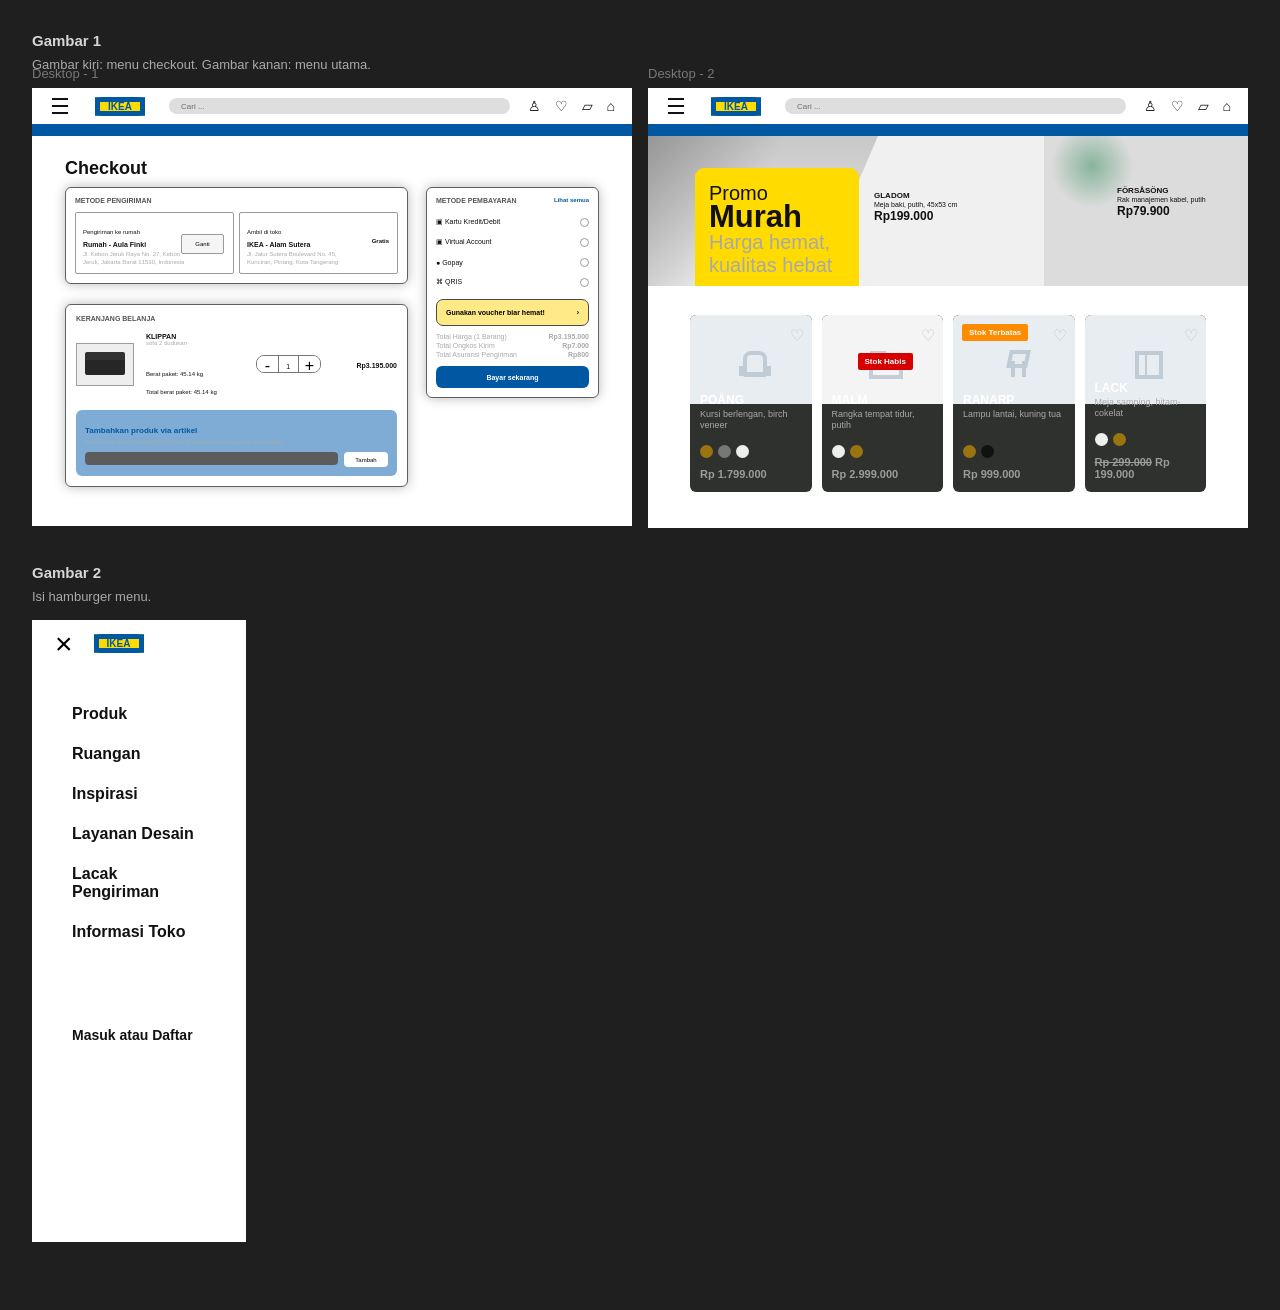
<file: TA05 - Code/outputs/model.html>
<!DOCTYPE html>
<html lang="id">
  <head>
    <meta charset="UTF-8" />
    <meta name="viewport" content="width=device-width, initial-scale=1.0" />
    <title>Model UI IKEA - Menu Utama, Checkout, Hamburger</title>
    <link rel="stylesheet" href="model.css" />
  </head>
  <body>
    <main class="canvas">
      <section class="figure figure-wide" aria-labelledby="figure-1">
        <h1 id="figure-1">Gambar 1</h1>
        <p>Gambar kiri: menu checkout. Gambar kanan: menu utama.</p>
        <div class="desktop-pair">
          <article class="desktop-frame">
            <span class="desktop-label">Desktop - 1</span>
            <div class="browser-shell">
              <header class="ikea-header">
                <button class="hamburger" type="button" aria-label="Menu">
                  <span></span><span></span><span></span>
                </button>
                <div class="logo">IKEA</div>
                <div class="search">Cari ...</div>
                <nav class="icons" aria-label="Ikon menu">
                  <span>♙</span><span>♡</span><span>▱</span><span>⌂</span>
                </nav>
              </header>
              <div class="blue-bar"></div>
              <section class="checkout-screen">
                <h2>Checkout</h2>
                <div class="checkout-layout">
                  <div class="checkout-main">
                    <section class="panel">
                      <h3>Metode pengiriman</h3>
                      <div class="shipping-grid">
                        <div class="option-card">
                          <span>Pengiriman ke rumah</span>
                          <strong>Rumah - Aula Finki</strong>
                          <p>Jl. Kebon Jeruk Raya No. 27, Kebon Jeruk, Jakarta Barat 11530, Indonesia</p>
                          <button>Ganti</button>
                        </div>
                        <div class="option-card">
                          <span>Ambil di toko</span>
                          <strong>IKEA - Alam Sutera</strong>
                          <p>Jl. Jalur Sutera Boulevard No. 45, Kunciran, Pinang, Kota Tangerang</p>
                          <b>Gratis</b>
                        </div>
                      </div>
                    </section>

                    <section class="panel cart-panel">
                      <h3>Keranjang belanja</h3>
                      <div class="cart-row">
                        <div class="product-thumb sofa"></div>
                        <div>
                          <strong>KLIPPAN</strong>
                          <p>sofa 2 dudukan</p>
                          <small>Berat paket: 45.14 kg<br />Total berat paket: 45.14 kg</small>
                        </div>
                        <div class="qty">
                          <button>-</button><span>1</span><button>+</button>
                        </div>
                        <strong class="cart-price">Rp3.195.000</strong>
                      </div>
                      <div class="article-box">
                        <b>Tambahkan produk via artikel</b>
                        <p>Punya nomor artikel dari katalog IKEA? Ketik di sini untuk langsung tambah ke keranjang.</p>
                        <div><span></span><button>Tambah</button></div>
                      </div>
                    </section>
                  </div>

                  <aside class="panel payment-panel">
                    <div class="payment-title">
                      <h3>Metode pembayaran</h3>
                      <a href="#">Lihat semua</a>
                    </div>
                    <label><span>▣ Kartu Kredit/Debit</span><i></i></label>
                    <label><span>▣ Virtual Account</span><i></i></label>
                    <label><span>● Gopay</span><i></i></label>
                    <label><span>⌘ QRIS</span><i></i></label>
                    <button class="voucher">Gunakan voucher biar hemat! <b>›</b></button>
                    <div class="summary">
                      <p><span>Total Harga (1 Barang)</span><b>Rp3.195.000</b></p>
                      <p><span>Total Ongkos Kirim</span><b>Rp7.000</b></p>
                      <p><span>Total Asuransi Pengiriman</span><b>Rp800</b></p>
                    </div>
                    <button class="pay-btn">Bayar sekarang</button>
                  </aside>
                </div>
              </section>
            </div>
          </article>

          <article class="desktop-frame">
            <span class="desktop-label">Desktop - 2</span>
            <div class="browser-shell">
              <header class="ikea-header">
                <button class="hamburger" type="button" aria-label="Menu">
                  <span></span><span></span><span></span>
                </button>
                <div class="logo">IKEA</div>
                <div class="search">Cari ...</div>
                <nav class="icons" aria-label="Ikon menu">
                  <span>♙</span><span>♡</span><span>▱</span><span>⌂</span>
                </nav>
              </header>
              <div class="blue-bar"></div>
              <section class="home-screen">
                <div class="hero">
                  <div class="promo-tile">
                    <span>Promo</span>
                    <strong>Murah</strong>
                    <p>Harga hemat, kualitas hebat</p>
                  </div>
                  <div class="hero-copy table-copy">
                    <b>GLADOM</b>
                    <span>Meja baki, putih, 45x53 cm</span>
                    <strong>Rp199.000</strong>
                  </div>
                  <div class="hero-copy cabinet-copy">
                    <b>FÖRSÅSÖNG</b>
                    <span>Rak manajemen kabel, putih</span>
                    <strong>Rp79.900</strong>
                  </div>
                </div>
                <div class="product-strip">
                  <article class="dark-card">
                    <button>♡</button>
                    <div class="line-icon chair-icon"></div>
                    <div class="dark-card-info">
                      <h3>POÄNG</h3>
                      <p>Kursi berlengan, birch veneer</p>
                      <div><span class="swatch gold"></span><span class="swatch gray"></span><span class="swatch white"></span></div>
                      <strong>Rp 1.799.000</strong>
                    </div>
                  </article>
                  <article class="dark-card">
                    <button>♡</button>
                    <span class="stock-badge sold">Stok Habis</span>
                    <div class="line-icon bed-icon"></div>
                    <div class="dark-card-info">
                      <h3>MALM</h3>
                      <p>Rangka tempat tidur, putih</p>
                      <div><span class="swatch white"></span><span class="swatch gold"></span></div>
                      <strong>Rp 2.999.000</strong>
                    </div>
                  </article>
                  <article class="dark-card">
                    <button>♡</button>
                    <span class="stock-badge low">Stok Terbatas</span>
                    <div class="line-icon lamp-icon"></div>
                    <div class="dark-card-info">
                      <h3>RANARP</h3>
                      <p>Lampu lantai, kuning tua</p>
                      <div><span class="swatch gold"></span><span class="swatch black"></span></div>
                      <strong>Rp 999.000</strong>
                    </div>
                  </article>
                  <article class="dark-card">
                    <button>♡</button>
                    <div class="line-icon shelf-icon"></div>
                    <div class="dark-card-info">
                      <h3>LACK</h3>
                      <p>Meja samping, hitam-cokelat</p>
                      <div><span class="swatch white"></span><span class="swatch gold"></span></div>
                      <strong><s>Rp 299.000</s> Rp 199.000</strong>
                    </div>
                  </article>
                </div>
              </section>
            </div>
          </article>
        </div>
      </section>

      <section class="figure hamburger-figure" aria-labelledby="figure-2">
        <h1 id="figure-2">Gambar 2</h1>
        <p>Isi hamburger menu.</p>
        <article class="mobile-menu-model">
          <header>
            <button type="button" aria-label="Tutup">×</button>
            <div class="logo">IKEA</div>
          </header>
          <nav>
            <a href="#">Produk</a>
            <a href="#">Ruangan</a>
            <a href="#">Inspirasi</a>
            <a href="#">Layanan Desain</a>
            <a href="#">Lacak Pengiriman</a>
            <a href="#">Informasi Toko</a>
          </nav>
          <a class="login" href="#">Masuk atau Daftar</a>
        </article>
      </section>
    </main>
  </body>
</html>
</file>
<file: TA05 - Code/outputs/model.css>
:root {
  --bg: #1f1f1f;
  --white: #ffffff;
  --blue: #0058a3;
  --yellow: #ffdb00;
  --ink: #111111;
  --muted: #606060;
  --line: #a8a8a8;
  --dark-card: #2f312f;
}

* {
  box-sizing: border-box;
}

body {
  margin: 0;
  color: var(--ink);
  font-family: Arial, Helvetica, sans-serif;
  background: var(--bg);
}

button,
input {
  font: inherit;
}

.canvas {
  min-width: 1180px;
  padding: 32px;
}

.figure {
  margin: 0 0 36px;
}

.figure h1 {
  margin: 0 0 8px;
  color: #d7d7d7;
  font-size: 15px;
  font-weight: 700;
}

.figure p {
  margin: 0 0 16px;
  color: #a9a9a9;
  font-size: 13px;
}

.desktop-pair {
  display: grid;
  grid-template-columns: 1fr 1fr;
  gap: 16px;
}

.desktop-frame {
  position: relative;
  min-height: 438px;
}

.desktop-label {
  position: absolute;
  top: -22px;
  left: 0;
  color: #787878;
  font-size: 13px;
}

.browser-shell {
  min-height: 438px;
  background: var(--white);
}

.ikea-header {
  display: grid;
  grid-template-columns: 28px 56px minmax(0, 1fr) auto;
  align-items: center;
  gap: 18px;
  height: 36px;
  padding: 0 17px;
  background: var(--white);
}

.hamburger {
  display: grid;
  place-items: center;
  width: 22px;
  height: 22px;
  padding: 0;
  background: transparent;
  border: 0;
}

.hamburger span {
  display: block;
  width: 16px;
  height: 2px;
  margin: 1px 0;
  background: var(--ink);
}

.logo {
  display: inline-grid;
  place-items: center;
  width: 50px;
  height: 19px;
  color: var(--blue);
  font-size: 10px;
  font-weight: 900;
  letter-spacing: 0;
  background: var(--yellow);
  border-radius: 999px / 52%;
  outline: 5px solid var(--blue);
  outline-offset: -5px;
}

.search {
  display: flex;
  align-items: center;
  height: 16px;
  padding-left: 12px;
  color: #6a6a6a;
  font-size: 8px;
  background: #dedede;
  border-radius: 20px;
}

.icons {
  display: flex;
  gap: 14px;
  font-size: 14px;
}

.blue-bar {
  height: 12px;
  background: var(--blue);
}

.checkout-screen {
  padding: 22px 33px 28px;
}

.checkout-screen h2 {
  margin: 0 0 8px;
  font-size: 18px;
}

.checkout-layout {
  display: grid;
  grid-template-columns: minmax(0, 1fr) 173px;
  gap: 18px;
  align-items: start;
}

.checkout-main {
  display: grid;
  gap: 20px;
}

.panel {
  padding: 9px;
  background: var(--white);
  border: 1px solid #606060;
  border-radius: 6px;
  box-shadow: 0 0 12px rgba(0, 0, 0, 0.28);
}

.panel h3 {
  margin: 0 0 8px;
  color: #555555;
  font-size: 7px;
  text-transform: uppercase;
}

.shipping-grid {
  display: grid;
  grid-template-columns: 1fr 1fr;
  gap: 5px;
}

.option-card {
  position: relative;
  min-height: 52px;
  padding: 7px;
  border: 1px solid #9b9b9b;
  border-radius: 2px;
}

.option-card span,
.option-card p,
.option-card b,
.option-card button,
.cart-row p,
.cart-row small {
  font-size: 6px;
}

.option-card strong,
.cart-row strong {
  display: block;
  margin-top: 3px;
  font-size: 7px;
}

.option-card p {
  width: 72%;
  margin: 2px 0 0;
  line-height: 1.35;
}

.option-card button {
  position: absolute;
  top: 21px;
  right: 9px;
  width: 43px;
  height: 20px;
  background: #f5f5f5;
  border: 1px solid #9a9a9a;
  border-radius: 2px;
}

.option-card b {
  position: absolute;
  top: 25px;
  right: 8px;
}

.cart-panel {
  padding: 10px;
}

.cart-row {
  display: grid;
  grid-template-columns: 58px 1fr 65px 64px;
  gap: 12px;
  align-items: center;
}

.product-thumb {
  width: 58px;
  height: 43px;
  background: #eeeeee;
  border: 1px solid #9d9d9d;
}

.product-thumb.sofa {
  position: relative;
}

.product-thumb.sofa::before {
  content: "";
  position: absolute;
  left: 8px;
  right: 8px;
  top: 16px;
  height: 15px;
  background: #262626;
  border-radius: 2px;
  box-shadow: 0 -8px 0 #313131;
}

.qty {
  display: grid;
  grid-template-columns: 1fr 1fr 1fr;
  height: 18px;
  border: 1px solid #777777;
  border-radius: 8px;
  overflow: hidden;
}

.qty button {
  background: var(--white);
  border: 0;
}

.qty span {
  display: grid;
  place-items: center;
  font-size: 7px;
  border-left: 1px solid #777777;
  border-right: 1px solid #777777;
}

.cart-price {
  font-size: 7px;
  text-align: right;
}

.article-box {
  margin-top: 12px;
  padding: 9px;
  color: #0058a3;
  background: #7eacd4;
  border-radius: 6px;
}

.article-box b {
  font-size: 8px;
}

.article-box p {
  margin: 2px 0 7px;
  font-size: 5px;
}

.article-box div {
  display: grid;
  grid-template-columns: 1fr 44px;
  gap: 6px;
}

.article-box span {
  height: 13px;
  background: #5c5c5c;
  border-radius: 4px;
}

.article-box button {
  height: 15px;
  font-size: 6px;
  background: var(--white);
  border: 0;
  border-radius: 4px;
}

.payment-panel {
  min-height: 195px;
}

.payment-title {
  display: flex;
  justify-content: space-between;
  align-items: start;
}

.payment-title a {
  color: var(--blue);
  font-size: 6px;
  font-weight: 700;
  text-decoration: none;
}

.payment-panel label {
  display: flex;
  justify-content: space-between;
  align-items: center;
  min-height: 20px;
  font-size: 7px;
}

.payment-panel i {
  width: 9px;
  height: 9px;
  border: 1px solid #9d9d9d;
  border-radius: 50%;
}

.voucher {
  display: flex;
  justify-content: space-between;
  align-items: center;
  width: 100%;
  height: 27px;
  margin: 7px 0;
  padding: 0 9px;
  font-size: 7px;
  font-weight: 700;
  background: #ffea87;
  border: 1px solid #4a4a4a;
  border-radius: 7px;
}

.summary p {
  display: flex;
  justify-content: space-between;
  margin: 2px 0;
  font-size: 7px;
}

.pay-btn {
  width: 100%;
  height: 22px;
  margin-top: 6px;
  color: var(--white);
  font-size: 7px;
  font-weight: 700;
  background: var(--blue);
  border: 0;
  border-radius: 6px;
}

.home-screen {
  padding-bottom: 36px;
}

.hero {
  position: relative;
  height: 150px;
  overflow: hidden;
  background:
    radial-gradient(circle at 74% 20%, rgba(33, 132, 75, 0.45), transparent 9%),
    linear-gradient(90deg, #d8d8d8 0 35%, #f0f0f0 35% 66%, #dcdcdc 66% 100%);
}

.hero::before {
  content: "";
  position: absolute;
  left: 0;
  top: 0;
  width: 230px;
  height: 100%;
  background:
    linear-gradient(115deg, rgba(0, 0, 0, 0.25), transparent 46%),
    linear-gradient(#c8c8c8, #eeeeee);
  clip-path: polygon(0 0, 100% 0, 72% 100%, 0 100%);
}

.promo-tile {
  position: absolute;
  left: 47px;
  top: 32px;
  width: 164px;
  height: 118px;
  padding: 14px;
  background: var(--yellow);
  border-radius: 9px 9px 0 0;
}

.promo-tile span,
.promo-tile p {
  display: block;
  margin: 0;
  font-size: 20px;
}

.promo-tile strong {
  display: block;
  margin-top: -3px;
  font-size: 31px;
  line-height: 0.95;
}

.hero-copy {
  position: absolute;
  display: grid;
  gap: 1px;
  font-size: 7px;
}

.hero-copy b {
  font-size: 8px;
}

.hero-copy strong {
  font-size: 12px;
}

.table-copy {
  left: 226px;
  top: 55px;
}

.cabinet-copy {
  right: 36px;
  top: 50px;
  width: 95px;
}

.product-strip {
  display: grid;
  grid-template-columns: repeat(4, 1fr);
  gap: 10px;
  padding: 29px 42px 0;
}

.dark-card {
  position: relative;
  min-height: 177px;
  background: var(--dark-card);
  border-radius: 6px;
  overflow: hidden;
}

.dark-card::before {
  content: "";
  position: absolute;
  inset: 0 0 auto;
  height: 89px;
  background: #e8edf1;
}

.dark-card:nth-child(2)::before {
  background: #f4f4f4;
}

.dark-card button {
  position: absolute;
  top: 10px;
  right: 10px;
  z-index: 2;
  width: 18px;
  height: 18px;
  color: #bec8cf;
  background: transparent;
  border: 0;
}

.stock-badge {
  position: absolute;
  top: 38px;
  left: 36px;
  z-index: 2;
  padding: 4px 7px;
  color: var(--white);
  font-size: 8px;
  font-weight: 700;
  border-radius: 2px;
}

.stock-badge.sold {
  background: #d60000;
}

.stock-badge.low {
  top: 9px;
  left: 9px;
  background: #ff8c00;
}

.line-icon {
  position: absolute;
  top: 31px;
  left: 50%;
  z-index: 1;
  width: 30px;
  height: 30px;
  transform: translateX(-50%);
  opacity: 0.55;
}

.line-icon::before,
.line-icon::after {
  content: "";
  position: absolute;
  border: 4px solid #9fb0bf;
}

.chair-icon::before {
  left: 7px;
  top: 5px;
  width: 16px;
  height: 18px;
  border-radius: 8px 8px 2px 2px;
}

.chair-icon::after {
  left: 3px;
  bottom: 0;
  width: 24px;
  height: 6px;
  border-top: 0;
}

.bed-icon::before {
  left: 2px;
  top: 13px;
  width: 26px;
  height: 12px;
}

.bed-icon::after {
  left: 3px;
  top: 5px;
  width: 8px;
  height: 8px;
}

.lamp-icon::before {
  left: 9px;
  top: 4px;
  width: 13px;
  height: 10px;
  transform: skewX(-12deg);
}

.lamp-icon::after {
  left: 12px;
  top: 15px;
  width: 7px;
  height: 16px;
  border-top: 0;
  border-bottom: 0;
}

.shelf-icon::before {
  left: 5px;
  top: 5px;
  width: 20px;
  height: 20px;
}

.shelf-icon::after {
  left: 15px;
  top: 5px;
  width: 0;
  height: 20px;
  border-left-width: 2px;
  border-right-width: 0;
}

.dark-card-info {
  position: absolute;
  left: 10px;
  right: 10px;
  bottom: 12px;
  color: #d9d9d9;
}

.dark-card-info h3 {
  margin: 0;
  color: var(--white);
  font-size: 12px;
}

.dark-card-info p {
  min-height: 28px;
  margin: 2px 0 7px;
  font-size: 9px;
  line-height: 1.2;
}

.swatch {
  display: inline-block;
  width: 13px;
  height: 13px;
  margin-right: 5px;
  border-radius: 50%;
}

.gold {
  background: #9a740e;
}

.gray {
  background: #777777;
}

.white {
  background: #efefef;
}

.black {
  background: #111111;
}

.dark-card-info strong {
  display: block;
  margin-top: 6px;
  color: #9b9b9b;
  font-size: 11px;
}

.hamburger-figure {
  width: 214px;
}

.mobile-menu-model {
  width: 214px;
  height: 622px;
  background: var(--white);
}

.mobile-menu-model header {
  display: flex;
  align-items: center;
  gap: 21px;
  height: 47px;
  padding: 0 23px;
}

.mobile-menu-model header button {
  padding: 0;
  font-size: 30px;
  line-height: 1;
  background: transparent;
  border: 0;
}

.mobile-menu-model nav {
  display: grid;
  gap: 22px;
  padding: 38px 40px 0;
}

.mobile-menu-model a {
  color: var(--ink);
  font-size: 16px;
  font-weight: 800;
  text-decoration: none;
}

.mobile-menu-model .login {
  display: block;
  margin: 86px 0 0 40px;
  font-size: 14px;
}
</file>
